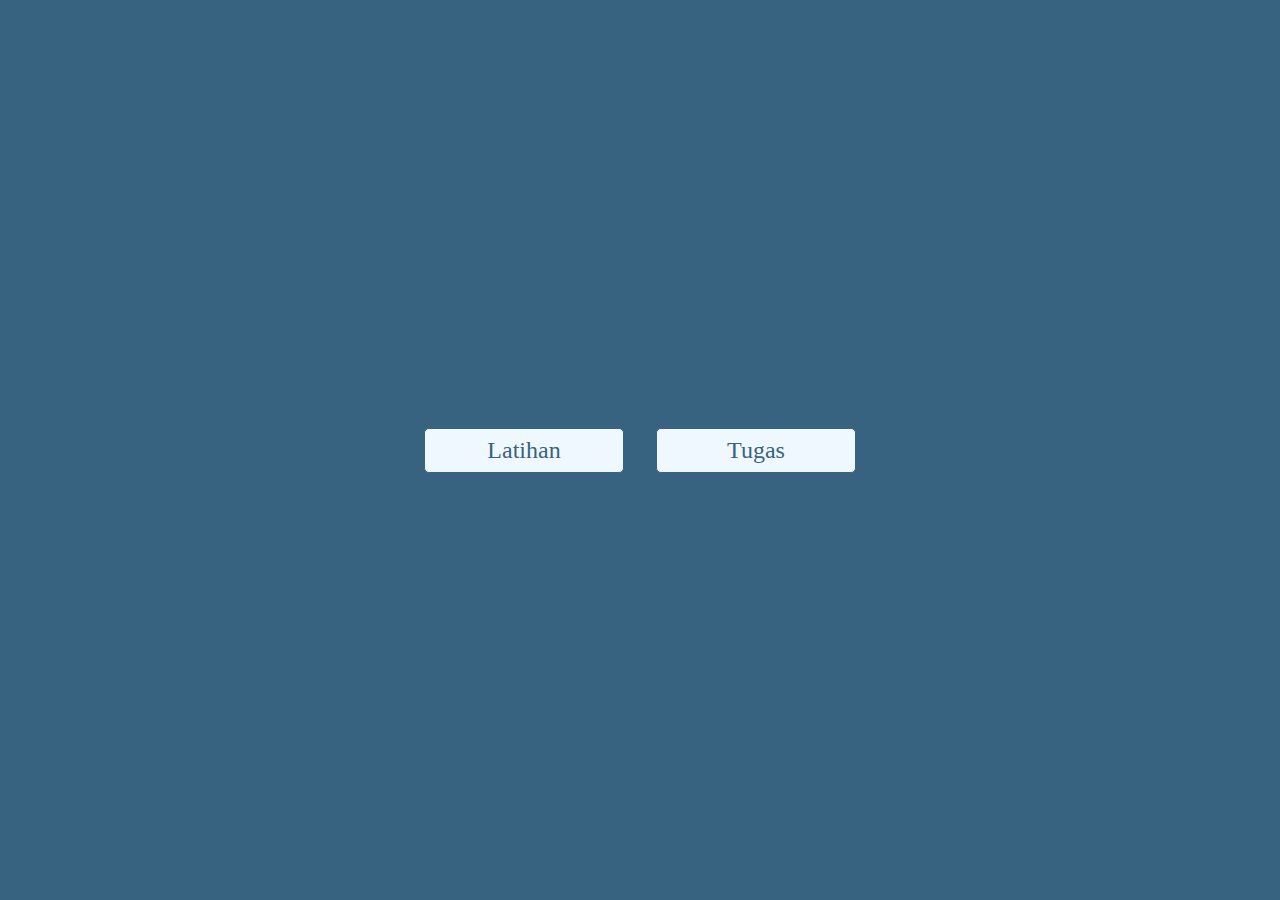
<file: index.html>
<!DOCTYPE html>
<html lang="en">
  <head>
    <meta charset="UTF-8" />
    <meta http-equiv="X-UA-Compatible" content="IE=edge" />
    <meta name="viewport" content="width=device-width, initial-scale=1.0" />
    <title>Praktikum 4</title>
    <link rel="stylesheet" href="style.css" />
  </head>
  <body>
    <div class="root">
      <div class="container">
        <a href="./Latihan/latihan.html">Latihan</a>
        <a href="./Tugas/index.html">Tugas</a>
      </div>
    </div>
  </body>
</html>
</file>
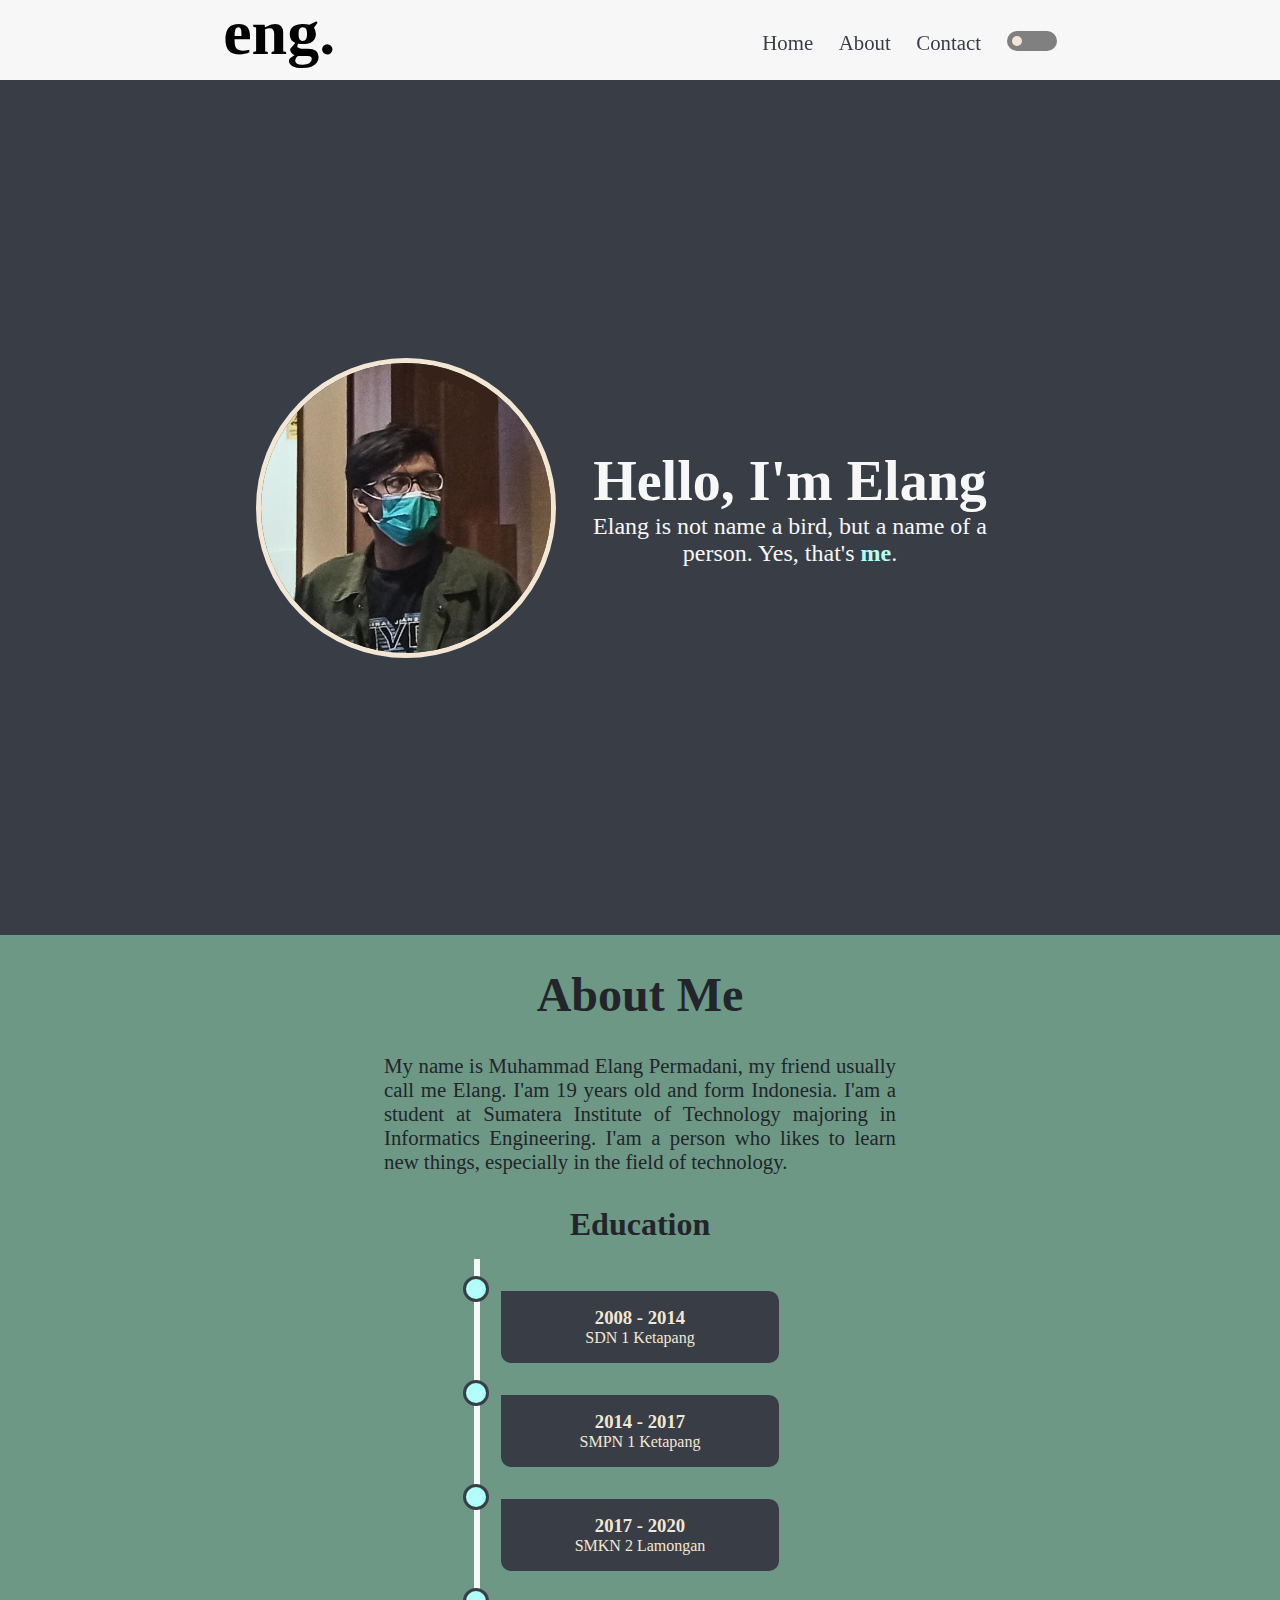
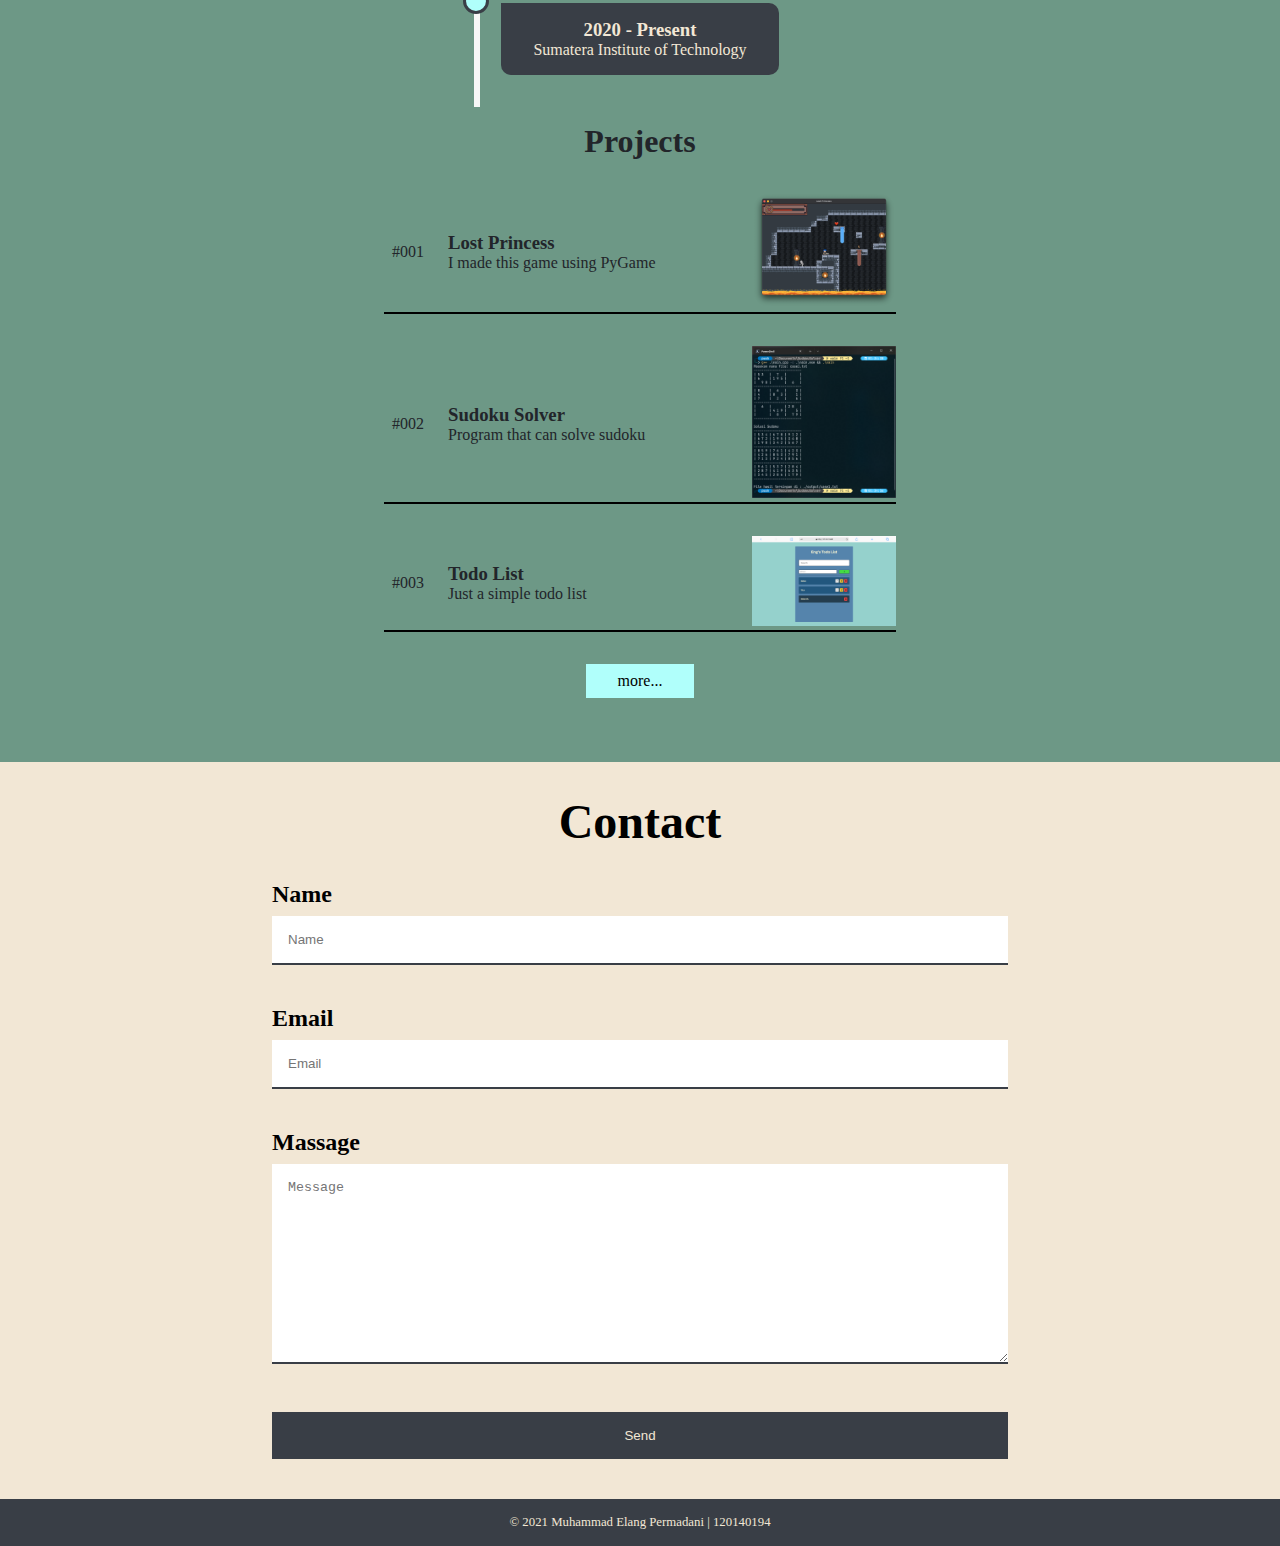
<file: Tugas/index.html>
<!DOCTYPE html>
<html lang="en">
  <head>
    <meta charset="UTF-8" />
    <meta http-equiv="X-UA-Compatible" content="IE=edge" />
    <meta name="viewport" content="width=device-width, initial-scale=1.0" />
    <title>Praktikum 4</title>
    <link rel="stylesheet" href="sass/style.css" />
  </head>
  <body>
    <header class="header">
      <div class="header__logo">
        <h1>eng.</h1>
      </div>
      <nav class="header__nav">
        <ul class="header__nav--list">
          <li class="header__nav--item"><a href="#">Home</a></li>
          <li class="header__nav--item"><a href="#about">About</a></li>
          <li class="header__nav--item"><a href="#contact">Contact</a></li>
          <input type="checkbox" id="switch" /><label for="switch"></label>
        </ul>
      </nav>
      <div class="header__humberger">
        <div class="header__humberger--line"></div>
        <div class="header__humberger--line"></div>
        <div class="header__humberger--line"></div>
      </div>
    </header>
    <main class="main" id="home">
      <div class="jumbotron">
        <div class="jumbotron__img">
          <img src="img/profile.jpeg" alt="hero" />
        </div>
        <div class="jumbotron__content">
          <h1 class="jumbotron__content--title">Hello, I'm Elang</h1>
          <p class="jumbotron__content--desc">
            Elang is not name a bird, but a name of a person. Yes, that's
            <span>me</span>.
          </p>
        </div>
      </div>
      <div class="about" id="about">
        <h1>About Me</h1>
        <div class="about__desc">
          <p>
            My name is Muhammad Elang Permadani, my friend usually call me
            Elang. I'am 19 years old and form Indonesia. I'am a student at
            <span>Sumatera Institute of Technology</span> majoring in
            Informatics Engineering. I'am a person who likes to learn new
            things, especially in the field of technology.
          </p>
        </div>
        <h2>Education</h2>
        <div class="about__timeline">
          <div class="container">
            <div class="content">
              <h3>2008 - 2014</h3>
              <p>SDN 1 Ketapang</p>
            </div>
          </div>
          <div class="container">
            <div class="content">
              <h3>2014 - 2017</h3>
              <p>SMPN 1 Ketapang</p>
            </div>
          </div>
          <div class="container">
            <div class="content">
              <h3>2017 - 2020</h3>
              <p>SMKN 2 Lamongan</p>
            </div>
          </div>
          <div class="container">
            <div class="content">
              <h3>2020 - Present</h3>
              <p>Sumatera Institute of Technology</p>
            </div>
          </div>
        </div>
        <h2>Projects</h2>
        <div class="about__projects">
          <div class="content">
            <div class="number">
              <p>#001</p>
            </div>
            <div class="desc">
              <h3>Lost Princess</h3>
              <p>I made this game using PyGame</p>
            </div>
            <div class="thumbnail">
              <img src="img/p1.png" alt="project1" />
            </div>
          </div>
          <div class="content">
            <div class="number">
              <p>#002</p>
            </div>
            <div class="desc">
              <h3>Sudoku Solver</h3>
              <p>Program that can solve sudoku</p>
            </div>
            <div class="thumbnail">
              <img src="img/p2.png" alt="project1" />
            </div>
          </div>
          <div class="content">
            <div class="number">
              <p>#003</p>
            </div>
            <div class="desc">
              <h3>Todo List</h3>
              <p>Just a simple todo list</p>
            </div>
            <div class="thumbnail">
              <img src="img/p3.png" alt="project1" />
            </div>
          </div>
          <div class="content">
            <a href="https://github.com/maybeenang" target="_blank">more...</a>
          </div>
        </div>
      </div>
    </main>

    <div class="contact">
      <h1 id="contact">Contact</h1>
      <div class="contact__container">
        <div class="contact__input">
          <label for="name">Name</label>
          <input type="text" placeholder="Name" id="name" />
        </div>
        <div class="contact__input">
          <label for="email">Email</label>
          <input type="email" placeholder="Email" id="email" />
        </div>
        <div class="contact__input">
          <label for="message">Massage</label>
          <textarea
            name="message"
            id="message"
            cols="30"
            rows="10"
            placeholder="Message"
          ></textarea>
        </div>
        <div class="contact__input">
          <button>Send</button>
        </div>
      </div>
    </div>

    <footer class="footer">
      <div class="footer__content">
        <p>© 2021 Muhammad Elang Permadani | 120140194</p>
      </div>
    </footer>

    <script src="script.js"></script>
  </body>
</html>
</file>
<file: style.css>
* {
    margin: 0;
    padding: 0;
    box-sizing: border-box;
}

body {
    overflow-x: hidden;
}

.root {
    display: flex;
    flex-direction: column;
    align-items: center;
    justify-content: center;
    height: 100vh;
    background-color: #386380;
}

.container {
    display: flex;
    flex-direction: column;
}

a {
    width: 200px;
    text-align: center;
    text-decoration: none;
    color: #386380;
    background-color: aliceblue;
    font-size: 1.5rem;
    padding: .5rem 1rem;
    margin: 1rem 1rem;
    border-radius: 5px;
    border: #386380 1px solid;
    transition: all .3s ease-in-out;
}

a:hover {
    background-color: #386380;
    color: aliceblue;
    border: aliceblue 1px solid;
    transform: scale(1.05);
}

@media screen and (min-width: 768px) {
    .container {
        flex-direction: row;
    }
}
</file>
<file: Tugas/sass/style.css>
* {
  margin: 0;
  padding: 0;
  box-sizing: border-box;
  scroll-behavior: smooth;
  scroll-margin: 70px;
}

body {
  overflow-x: hidden;
  transition: all 0.5s ease;
}

.dark .header {
  background-color: #393E46;
  color: #f2e7d5;
}
.dark .header__nav--item a {
  color: #f2e7d5;
}
.dark .header__humberger--line {
  background-color: #f2e7d5;
}
.dark .main .jumbotron {
  background-color: #F7F7F7;
  color: #393E46;
}
.dark .main .jumbotron__img img {
  border: 5px solid #393E46;
}
.dark .main .jumbotron span {
  color: rgb(0, 61, 117);
}
.dark .contact {
  background-color: #393E46;
  color: #f2e7d5;
}
.dark .contact__input button {
  background-color: #6D9886;
  color: #f2e7d5;
}
.dark .footer {
  background-color: #f2e7d5;
  color: #393E46;
}

.header {
  position: -webkit-sticky;
  position: sticky;
  top: 0;
  background-color: #F7F7F7;
  display: flex;
  justify-content: space-between;
  align-items: center;
  padding: 1rem;
  width: 100%;
  z-index: 99;
}
.header__logo {
  font-size: 1rem;
}
.header__nav {
  opacity: 0;
  transform: translate(100vw, 0);
  transition: all 0.5s ease;
}
.header__nav--list {
  display: flex;
  list-style: none;
}
.header__nav--list #switch {
  visibility: hidden;
}
.header__nav--list label {
  cursor: pointer;
  text-indent: -100px;
  width: 50px;
  height: 20px;
  background: grey;
  display: block;
  border-radius: 100px;
  position: relative;
}
.header__nav--list label:after {
  content: "";
  position: absolute;
  top: 5px;
  left: 5px;
  width: 10px;
  height: 10px;
  background: #f2e7d5;
  border-radius: 90px;
  transition: 0.3s;
}
.header__nav--list #switch:checked + label {
  background: #f2e7d5;
}
.header__nav--list #switch:checked + label:after {
  left: calc(100% - 5px);
  transform: translateX(-100%);
  background: #393E46;
}
.header__nav--item a {
  text-decoration: none;
  color: #393E46;
  padding: 0.3rem;
  font-size: 1rem;
}
.header__nav--item a:hover {
  color: #6D9886;
}
.header .nav_active {
  opacity: 1;
  transform: translate(0, 0);
}
.header__humberger {
  width: 35px;
  height: 35px;
  cursor: pointer;
}
.header__humberger--line {
  width: 100%;
  height: 5px;
  background-color: #393E46;
  margin: 5px 0;
  transition: all 0.3s ease;
}
.active .header__humberger--line:first-child {
  transform: rotate(-45deg) translate(0, 7px);
  width: 50%;
}
.active .header__humberger--line:nth-child(2) {
  transform: translate(8px, 0);
}
.active .header__humberger--line:last-child {
  transform: rotate(45deg) translate(0, -7px);
  width: 50%;
}

.main {
  background-color: #393E46;
}
.main .jumbotron {
  display: flex;
  flex-direction: column;
  align-items: center;
  padding: 2rem 1rem;
  height: 95vh;
  padding-top: 15vh;
  color: #F7F7F7;
}
.main .jumbotron__img {
  width: 200px;
  height: 200px;
}
.main .jumbotron__img img {
  width: 100%;
  height: 100%;
  -o-object-fit: cover;
     object-fit: cover;
  border-radius: 100%;
  border: 5px solid #f2e7d5;
}
.main .jumbotron__content {
  display: flex;
  flex-direction: column;
  justify-content: center;
  align-items: center;
  text-align: center;
  padding: 1rem;
}
.main .jumbotron__content--title {
  font-size: 2.5rem;
  font-weight: 600;
}
.main .jumbotron__content--desc {
  font-size: 1.5rem;
  font-weight: 400;
}
.main .jumbotron__content--desc span {
  font-weight: 600;
  color: #b0fffb;
}
.main .about {
  width: 100%;
  background-color: #6D9886;
  display: flex;
  flex-direction: column;
  padding: 1rem;
  color: #22252a;
}
.main .about h1 {
  text-align: center;
  padding: 1rem;
  font-size: 3rem;
}
.main .about h2 {
  text-align: center;
  padding: 1rem;
  font-size: 2rem;
}
.main .about__desc {
  text-align: justify;
  padding: 1rem;
  font-size: 1.3rem;
}
.main .about__timeline {
  position: relative;
  max-width: 1200px;
  margin: auto;
}
.main .about__timeline .container {
  position: relative;
  background-color: #393E46;
  width: 100%;
  padding: 1rem 0.5rem;
  margin: 2rem 0;
  border-radius: 0px 10px 10px 10px;
  text-align: center;
  color: #f2e7d5;
}
.main .about__timeline .container::after {
  content: "";
  position: absolute;
  width: 20px;
  height: 20px;
  background-color: #b0fffb;
  border: 3px solid #393E46;
  top: -15px;
  left: 50%;
  margin-left: -64%;
  border-radius: 50%;
  z-index: 1;
}
.main .about__timeline::after {
  content: "";
  position: absolute;
  width: 6px;
  background-color: #F7F7F7;
  top: 0;
  bottom: 0;
  left: 50%;
  margin-left: -60%;
}
.main .about__projects {
  padding: 1rem;
}
.main .about__projects .content {
  display: flex;
  justify-content: space-between;
  align-items: center;
  border-bottom: 2px solid black;
  margin-bottom: 2rem;
  transition: all 0.5s ease;
}
.main .about__projects .content .number {
  flex: 0.5;
  text-align: center;
}
.main .about__projects .content .desc {
  flex: 3;
  text-align: justify;
  padding: 1rem;
}
.main .about__projects .content .thumbnail {
  flex: 1.5;
}
.main .about__projects .content .thumbnail img {
  width: 100%;
  height: 100%;
  -o-object-fit: cover;
     object-fit: cover;
}
.main .about__projects .content:last-child {
  border-bottom: none;
  justify-content: center;
}
.main .about__projects .content:last-child a {
  text-decoration: none;
  color: black;
  padding: 0.5rem 2rem;
  background-color: #b0fffb;
}
.main .about__projects .content:hover {
  transform: scale(1.1);
}

.contact {
  background-color: #f2e7d5;
  padding: 1rem;
}
.contact h1 {
  text-align: center;
  padding: 1rem;
  font-size: 3rem;
}
.contact__container {
  display: flex;
  justify-content: space-between;
  flex-direction: column;
  align-items: center;
}
.contact__input {
  display: flex;
  flex-direction: column;
  justify-content: center;
  align-items: center;
  width: 100%;
  padding: 1rem;
}
.contact__input label {
  font-size: 1.5rem;
  font-weight: 600;
  align-self: flex-start;
}
.contact__input input {
  width: 100%;
  padding: 1rem;
  margin: 0.5rem 0;
  border: none;
  border-bottom: 2px solid #393E46;
  outline: none;
}
.contact__input textarea {
  width: 100%;
  padding: 1rem;
  margin: 0.5rem 0;
  border: none;
  border-bottom: 2px solid #393E46;
  outline: none;
  height: 200px;
}
.contact__input button {
  width: 100%;
  padding: 1rem;
  margin: 0.5rem 0;
  border: none;
  border-bottom: 2px solid #393E46;
  outline: none;
  background-color: #393E46;
  color: #f2e7d5;
  border: none;
  outline: none;
  cursor: pointer;
}

.footer {
  background-color: #393E46;
  padding: 1rem;
  text-align: center;
  font-size: 0.8rem;
  color: #f2e7d5;
}

::-webkit-scrollbar {
  width: 10px;
}

::-webkit-scrollbar-thumb {
  background: #393E46;
}

::-webkit-scrollbar-thumb:hover {
  background: #505762;
}

@media screen and (max-width: 576px) {
  .header {
    overflow-x: hidden;
  }
}
@media screen and (min-width: 768px) {
  * {
    scroll-margin: 80px;
  }
  .header {
    justify-content: space-around;
    height: 80px;
    padding-bottom: 30px;
  }
  .header__logo {
    font-size: 2rem;
  }
  .header__humberger {
    display: none;
  }
  .header__nav {
    opacity: 1;
    transform: translate(0, 0);
  }
  .header__nav--list {
    padding-top: 20px;
  }
  .main .jumbotron {
    flex-direction: row;
    justify-content: space-around;
    align-items: center;
    padding: 0 20vw;
  }
  .main .jumbotron__content {
    flex: 1;
    padding: 1rem;
  }
  .main .jumbotron__content--title {
    font-size: 2rem;
  }
  .main .jumbotron__content--desc {
    font-size: 1rem;
  }
  .main .jumbotron__img {
    width: 200px;
    height: 200px;
  }
  .main .jumbotron__img img {
    width: 100%;
    height: 100%;
  }
  .main .about {
    padding: 1rem 20vw;
  }
  .main .about__desc {
    padding: 1rem 10vw;
  }
  .main .about__timeline .container {
    padding: 1rem 2rem;
  }
  .main .about__projects {
    padding: 1rem 10vw;
  }
  .contact {
    padding: 1rem 20vw;
  }
}
@media screen and (min-width: 975px) {
  .header__nav--item {
    padding: 0 0.5rem;
  }
  .header__nav--item a {
    font-size: 1.3rem;
  }
  .main .jumbotron__content {
    flex: 1;
    padding: 1rem;
  }
  .main .jumbotron__content--title {
    font-size: 3.5rem;
  }
  .main .jumbotron__content--desc {
    font-size: 1.5rem;
  }
  .main .jumbotron__img {
    width: 300px;
    height: 300px;
  }
  .main .jumbotron__img img {
    width: 100%;
    height: 100%;
  }
}/*# sourceMappingURL=style.css.map */
</file>
